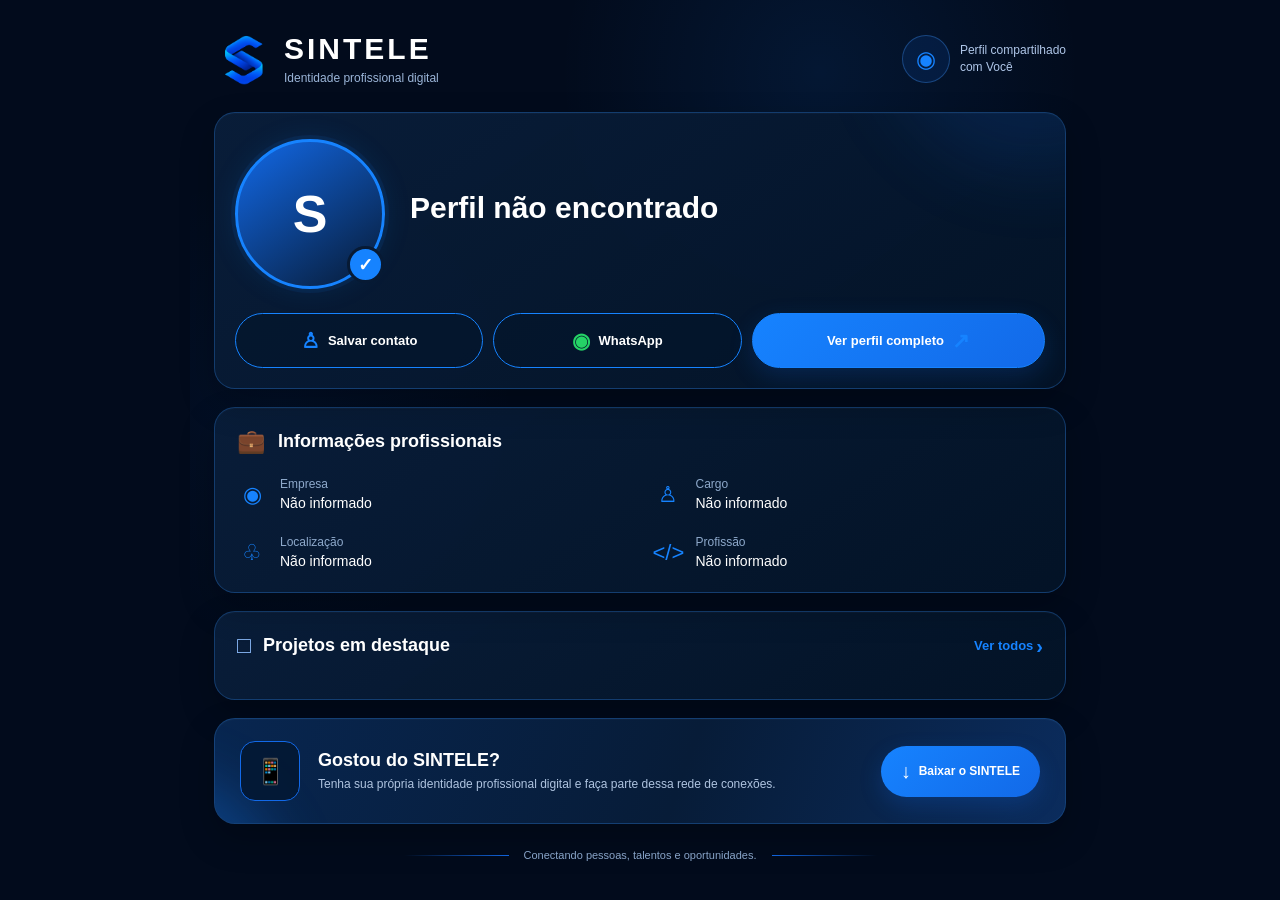
<file: index.html>
<!doctype html>
<html lang="pt-BR">
  <head>
    <meta charset="UTF-8" />
    <meta
      name="viewport"
      content="width=device-width, initial-scale=1.0"
    />
    <meta
      name="description"
      content="Perfil profissional digital no SINTELE."
    />
    <title>SINTELE | Perfil profissional</title>
    <link
      rel="stylesheet"
      href="/style.css"
    />
    <script
      async
      src="https://www.googletagmanager.com/gtag/js?id=G-M535DTRC1Q"
    ></script>
    <script>
      window.dataLayer =
        window.dataLayer || [];
      function gtag() {
        dataLayer.push(arguments);
      }
      gtag("js", new Date());
      gtag(
        "config",
        "G-M535DTRC1Q"
      );
    </script>
  </head>
  <body>
    <main class="perfil">
      <header class="cabecalho">
        <div class="marca-principal">
          <img
            src="/assets/logo.png"
            alt="Logo SINTELE"
            class="logo"
          />
          <div class="marca-texto">
            <h1>SINTELE</h1>
            <p>
              Identidade profissional digital
            </p>
          </div>
        </div>
        <div class="nfc-status">
          <div class="nfc-icone">
            <span>◉</span>
          </div>
          <p>
            Perfil compartilhado<br />
            com Você
          </p>
        </div>
      </header>
      <section class="card card-perfil">
        <div class="perfil-conteudo">
          <div
            class="foto-container"
            id="fotoContainer"
          >
            <img
              id="fotoPerfil"
              alt="Foto de perfil"
              class="foto"
            />
            <span
              class="selo-verificado"
              aria-label="Perfil verificado"
            >
              ✓
            </span>
          </div>
          <div class="dados-perfil">
            <h2 id="nomePerfil">
              Carregando...
            </h2>
            <h3 id="profissaoPerfil"></h3>
            <strong id="empresaPerfil"></strong>
            <p id="bioPerfil"></p>
          </div>
        </div>
        <div class="acoes">
          <button
            type="button"
            id="salvarContato"
            class="botao botao-outline"
          >
            <span class="botao-icone">
              ♙
            </span>
            <span>
              Salvar contato
            </span>
          </button>
          <a
            id="botaoWhatsApp"
            href="#"
            target="_blank"
            rel="noopener noreferrer"
            class="botao botao-outline"
          >
            <span class="botao-icone whatsapp-icone">
              ◉
            </span>
            <span>
              WhatsApp
            </span>
          </a>
          <a
            id="botaoPerfilCompleto"
            href="#"
            class="botao botao-primary"
          >
            <span>
              Ver perfil completo
            </span>
            <span class="botao-icone">
              ↗
            </span>
          </a>
        </div>
      </section>
      <div class="cards-dupla">
        <section class="card card-informacoes">
          <div class="titulo-card">
            <span class="titulo-icone">
              💼
            </span>
            <h2>
              Informações profissionais
            </h2>
          </div>
          <div class="informacoes-grid">
            <div class="informacao">
              <span class="informacao-icone">
                ◉
              </span>
              <div>
                <small>
                  Empresa
                </small>
                <strong id="empresaInfo">
                  Não informado
                </strong>
              </div>
            </div>
            <div class="informacao">
              <span class="informacao-icone">
                ♙
              </span>
              <div>
                <small>
                  Cargo
                </small>
                <strong id="cargoInfo">
                  Não informado
                </strong>
              </div>
            </div>
            <div class="informacao">
              <span class="informacao-icone">
                ♧
              </span>
              <div>
                <small>
                  Localização
                </small>
                <strong id="localizacaoInfo">
                  Não informado
                </strong>
              </div>
            </div>
            <div class="informacao">
              <span class="informacao-icone">
                &lt;/&gt;
              </span>
              <div>
                <small>
                  Profissão
                </small>
                <strong id="profissaoInfo">
                  Não informado
                </strong>
              </div>
            </div>
          </div>
        </section>
        <section
          class="card card-redes"
          id="cardRedes"
          style="display: none;"
        >
          <div class="titulo-card">
            <span class="titulo-icone">
              🔗
            </span>
            <h2>
              Redes profissionais
            </h2>
          </div>
          <div
            class="redes-grid"
            id="redesGrid"
          ></div>
        </section>
      </div>
      <section class="card card-projetos">
        <div class="projetos-topo">
          <div class="titulo-card">
            <span class="titulo-icone">
              □
            </span>
            <h2>
              Projetos em destaque
            </h2>
          </div>
          <a
            id="verTodosProjetos"
            href="#"
            target="_blank"
            rel="noopener noreferrer"
            class="ver-todos"
          >
            Ver todos
            <span>›</span>
          </a>
        </div>
        <div
          class="projetos-grid"
          id="projetosGrid"
        ></div>
        <div
          id="semProjetos"
          class="sem-projetos"
        >
          Nenhum projeto em destaque.
        </div>
      </section>
      <section class="card card-cta">
        <div class="cta-icone">
          📱
        </div>
        <div class="cta-texto">
          <h2>
            Gostou do SINTELE?
          </h2>
          <p>
            Tenha sua própria identidade profissional digital e faça parte dessa rede de conexões.
          </p>
        </div>
        <a
          href="https://sintele.vercel.app"
          target="_blank"
          rel="noopener noreferrer"
          class="botao-download"
        >
          <span class="download-icone">
            ↓
          </span>
          <span>
            Baixar o SINTELE
          </span>
        </a>
      </section>
      <footer class="rodape">
        <span class="linha-footer"></span>
        <p>
          Conectando pessoas, talentos e oportunidades.
        </p>
        <span class="linha-footer"></span>
      </footer>
    </main>
    <script
      type="module"
      src="/script.js"
    ></script>
  </body>
</html>
</file>
<file: style.css>
* {
  margin: 0;
  padding: 0;
  box-sizing: border-box;
}

html {
  scroll-behavior: smooth;
}

body {
  min-height: 100vh;
  background: #020b1c;
  color: #ffffff;
  font-family:
    Inter,
    -apple-system,
    BlinkMacSystemFont,
    "Segoe UI",
    Roboto,
    Arial,
    sans-serif;
}

a {
  color: inherit;
  text-decoration: none;
}

button {
  font-family: inherit;
}

:root {
  --fundo: #020b1c;
  --card: #071a34;
  --card-secundario: #081e3b;
  --azul: #1269e8;
  --azul-claro: #1683ff;
  --borda: #123a70;
  --texto: #ffffff;
  --texto-secundario: #e2e8f0;
  --texto-muted: #94a3b8;
  --verde-whatsapp: #25d366;
}

.perfil {
  width: 100%;
  max-width: 900px;
  min-height: 100vh;
  margin: 0 auto;
  padding: 30px 24px 35px;
  background:
    radial-gradient(
      circle at 70% 8%,
      rgba(22, 131, 255, 0.1),
      transparent 25%
    ),
    radial-gradient(
      circle at 10% 45%,
      rgba(18, 105, 232, 0.05),
      transparent 25%
    );
}

.cabecalho {
  width: 100%;
  display: flex;
  align-items: center;
  justify-content: space-between;
  gap: 20px;
  margin-bottom: 24px;
}

.marca-principal {
  display: flex;
  align-items: center;
  gap: 12px;
}

.logo {
  width: 58px;
  height: 58px;
  object-fit: contain;
}

.marca-texto {
  display: flex;
  flex-direction: column;
  justify-content: center;
}

.marca-texto h1 {
  color: #ffffff;
  font-size: 30px;
  line-height: 1;
  font-weight: 750;
  letter-spacing: 3px;
}

.marca-texto p {
  margin-top: 7px;
  color: #9bb5d8;
  font-size: 12px;
}

.nfc-status {
  display: flex;
  align-items: center;
  gap: 10px;
  color: #afc6e8;
  font-size: 12px;
  line-height: 1.4;
  text-align: left;
}

.nfc-icone {
  width: 48px;
  height: 48px;
  display: flex;
  align-items: center;
  justify-content: center;
  flex-shrink: 0;
  border-radius: 50%;
  background: rgba(18, 105, 232, 0.12);
  border: 1px solid rgba(30, 80, 145, 0.8);
  color: #1683ff;
  font-size: 23px;
}

.card {
  width: 100%;
  background:
    linear-gradient(
      145deg,
      rgba(9, 30, 58, 0.96),
      rgba(3, 19, 39, 0.98)
    );
  border: 1px solid rgba(25, 74, 132, 0.75);
  border-radius: 21px;
  box-shadow:
    0 15px 35px rgba(0, 0, 0, 0.22),
    inset 0 1px 0 rgba(255, 255, 255, 0.025);
}

.card-perfil {
  position: relative;
  overflow: hidden;
  padding: 26px 20px 20px;
  margin-bottom: 18px;
}

.card-perfil::before {
  content: "";
  position: absolute;
  width: 300px;
  height: 300px;
  top: -240px;
  right: -120px;
  border-radius: 50%;
  background: rgba(18, 105, 232, 0.12);
  filter: blur(35px);
}

.perfil-conteudo {
  position: relative;
  z-index: 1;
  display: flex;
  align-items: center;
  gap: 25px;
  margin-bottom: 24px;
}

.foto-container {
  position: relative;
  width: 150px;
  height: 150px;
  flex-shrink: 0;
  display: flex;
  align-items: center;
  justify-content: center;
  border-radius: 50%;
}

.foto {
  width: 100%;
  height: 100%;
  object-fit: cover;
  border-radius: 50%;
  border: 3px solid #1683ff;
  box-shadow:
    0 0 0 4px rgba(22, 131, 255, 0.08),
    0 0 28px rgba(22, 131, 255, 0.13);
}

.foto-padrao {
  background:
    linear-gradient(
      145deg,
      #1269e8,
      #071a34
    );
  border: 3px solid #1683ff;
  box-shadow:
    0 0 0 4px rgba(22, 131, 255, 0.08),
    0 0 28px rgba(22, 131, 255, 0.13);
}

.foto-padrao::before {
  content: attr(data-inicial);
  width: 100%;
  height: 100%;
  display: flex;
  align-items: center;
  justify-content: center;
  border-radius: 50%;
  color: #ffffff;
  font-size: 52px;
  font-weight: 750;
  line-height: 1;
}

.foto-padrao .foto {
  display: none;
}

.selo-verificado {
  position: absolute;
  right: -2px;
  bottom: 3px;
  width: 37px;
  height: 37px;
  display: flex;
  align-items: center;
  justify-content: center;
  border-radius: 50%;
  background: #1683ff;
  border: 3px solid #071a34;
  color: #ffffff;
  font-size: 18px;
  font-weight: 800;
  z-index: 3;
}

.dados-perfil {
  flex: 1;
  min-width: 0;
}

.dados-perfil h2 {
  margin-bottom: 3px;
  color: #ffffff;
  font-size: 30px;
  line-height: 1.2;
  font-weight: 750;
}

.dados-perfil h3 {
  margin-bottom: 3px;
  color: #e2e8f0;
  font-size: 18px;
  font-weight: 500;
}

.dados-perfil strong {
  display: block;
  margin-bottom: 13px;
  color: #1683ff;
  font-size: 17px;
  font-weight: 650;
}

.dados-perfil p {
  color: #afc2db;
  font-size: 13px;
  line-height: 1.55;
}

.acoes {
  position: relative;
  z-index: 2;
  display: grid;
  grid-template-columns:
    1fr
    1fr
    1.18fr;
  gap: 10px;
}

.botao {
  min-height: 55px;
  display: flex;
  align-items: center;
  justify-content: center;
  gap: 8px;
  padding: 10px 13px;
  border-radius: 30px;
  font-size: 13px;
  font-weight: 600;
  cursor: pointer;
  transition:
    transform 0.2s ease,
    background 0.2s ease,
    box-shadow 0.2s ease;
}

.botao:hover {
  transform: translateY(-2px);
}

.botao-outline {
  background: rgba(2, 20, 42, 0.55);
  border: 1px solid #1683ff;
  color: #ffffff;
}

.botao-outline:hover {
  background: rgba(22, 131, 255, 0.1);
  box-shadow:
    0 5px 18px rgba(22, 131, 255, 0.1);
}

.botao-icone {
  color: #1683ff;
  font-size: 21px;
  line-height: 1;
}

.whatsapp-icone {
  color: var(--verde-whatsapp);
}

.botao-primary {
  background:
    linear-gradient(
      135deg,
      #1683ff,
      #1269e8
    );
  border: 1px solid #1683ff;
  color: #ffffff;
  box-shadow:
    0 8px 24px rgba(18, 105, 232, 0.2);
}

.cards-dupla {
  width: 100%;
  display: grid;
  grid-template-columns: 1fr;
  gap: 18px;
  align-items: stretch;
  margin-bottom: 18px;
}

.cards-dupla > * {
  width: 100%;
  min-width: 0;
}

.titulo-card {
  display: flex;
  align-items: center;
  gap: 12px;
}

.titulo-icone {
  color: #8ebeff;
  font-size: 23px;
  line-height: 1;
}

.titulo-card h2 {
  color: #ffffff;
  font-size: 18px;
  font-weight: 650;
}

.card-informacoes {
  padding: 22px;
}

.card-informacoes .titulo-card {
  margin-bottom: 24px;
}

.informacoes-grid {
  display: grid;
  grid-template-columns:
    1fr
    1fr;
  column-gap: 25px;
  row-gap: 23px;
}

.informacao {
  display: flex;
  align-items: center;
  gap: 13px;
  min-width: 0;
}

.informacao-icone {
  width: 30px;
  flex-shrink: 0;
  color: #1683ff;
  font-size: 22px;
  text-align: center;
}

.informacao > div {
  display: flex;
  flex-direction: column;
  min-width: 0;
}

.informacao small {
  margin-bottom: 3px;
  color: #8ea9cb;
  font-size: 12px;
}

.informacao strong {
  color: #ffffff;
  font-size: 14px;
  font-weight: 500;
  line-height: 1.3;
  overflow-wrap: anywhere;
}

.card-redes {
  padding: 22px;
}

.card-redes .titulo-card {
  margin-bottom: 22px;
}

.redes-grid {
  width: 100%;
  display: grid;
  grid-template-columns:
    repeat(4, minmax(0, 1fr));
  gap: 15px;
}

.rede {
  min-width: 0;
  display: flex;
  flex-direction: column;
  align-items: center;
  gap: 9px;
  color: #ffffff;
  font-size: 12px;
  text-align: center;
  transition:
    transform 0.2s ease;
}

.rede:hover {
  transform: translateY(-2px);
}

.rede-icone {
  width: 62px;
  height: 62px;
  display: flex;
  align-items: center;
  justify-content: center;
  border-radius: 15px;
  background: rgba(7, 34, 67, 0.85);
  border: 1px solid rgba(28, 76, 131, 0.8);
  transition:
    border-color 0.2s ease,
    box-shadow 0.2s ease;
}

.rede:hover .rede-icone {
  border-color: #1683ff;
  box-shadow:
    0 5px 18px rgba(22, 131, 255, 0.1);
}

.rede-icone img {
  width: 100%;
  height: 100%;
  object-fit: contain;
  padding: 10px;
}

/* =========================
   PROJETOS
========================= */

.card-projetos {
  padding: 22px;
  margin-bottom: 18px;
}

.projetos-topo {
  display: flex;
  align-items: center;
  justify-content: space-between;
  gap: 15px;
  margin-bottom: 20px;
}

.ver-todos {
  display: inline-flex;
  align-items: center;
  gap: 3px;
  color: #1683ff;
  font-size: 13px;
  font-weight: 600;
  white-space: nowrap;
  transition:
    color 0.2s ease,
    transform 0.2s ease;
}

.ver-todos:hover {
  color: #5aa8ff;
  transform: translateX(2px);
}

.ver-todos span {
  font-size: 20px;
  line-height: 1;
}

.projetos-grid {
  width: 100%;
  display: grid;
  grid-template-columns:
    repeat(2, minmax(0, 1fr));
  gap: 15px;
}

.projeto-card {
  position: relative;
  min-width: 0;
  display: flex;
  flex-direction: column;
  overflow: hidden;
  background:
    linear-gradient(
      145deg,
      rgba(7, 32, 64, 0.95),
      rgba(3, 20, 41, 0.98)
    );
  border: 1px solid
    rgba(28, 76, 131, 0.72);
  border-radius: 16px;
  box-shadow:
    0 8px 20px rgba(0, 0, 0, 0.14),
    inset 0 1px 0
      rgba(255, 255, 255, 0.025);
  transition:
    transform 0.2s ease,
    border-color 0.2s ease,
    box-shadow 0.2s ease;
}

.projeto-card:hover {
  transform: translateY(-3px);
  border-color:
    rgba(22, 131, 255, 0.9);
  box-shadow:
    0 12px 28px
      rgba(0, 0, 0, 0.22),
    0 0 18px
      rgba(22, 131, 255, 0.08);
}

.projeto-imagem {
  width: 100%;
  height: 145px;
  display: block;
  object-fit: cover;
  background:
    linear-gradient(
      145deg,
      #0c4f99,
      #06172e
    );
  border-bottom: 1px solid
    rgba(28, 76, 131, 0.65);
}

.projeto-conteudo {
  display: flex;
  flex-direction: column;
  min-width: 0;
  padding: 16px 16px 15px;
}

.projeto-conteudo h3 {
  margin: 0 0 7px;
  color: #ffffff;
  font-size: 15px;
  line-height: 1.3;
  font-weight: 650;
  overflow-wrap: anywhere;
}

.projeto-conteudo p {
  margin: 0;
  color: #9eb5d2;
  font-size: 11px;
  line-height: 1.5;
  display: -webkit-box;
  -webkit-box-orient: vertical;
  overflow: hidden;
}

.projeto-links {
  display: flex;
  align-items: center;
  flex-wrap: wrap;
  gap: 8px;
  margin-top: 14px;
}

.projeto-links a {
  display: inline-flex;
  align-items: center;
  justify-content: center;
  min-height: 30px;
  padding: 6px 11px;
  border-radius: 8px;
  background:
    rgba(22, 131, 255, 0.08);
  border: 1px solid
    rgba(22, 131, 255, 0.35);
  color: #7db8ff;
  font-size: 10px;
  font-weight: 600;
  transition:
    background 0.2s ease,
    border-color 0.2s ease,
    color 0.2s ease;
}

.projeto-links a:hover {
  background:
    rgba(22, 131, 255, 0.16);
  border-color:
    #1683ff;
  color: #ffffff;
}

.projeto-card:not(:has(.projeto-links)) {
  cursor: default;
}

.projeto-card[style*="cursor: pointer"] {
  cursor: pointer;
}

.projeto-card[style*="cursor: pointer"]::after {
  content: "↗";
  position: absolute;
  top: 11px;
  right: 11px;
  width: 27px;
  height: 27px;
  display: flex;
  align-items: center;
  justify-content: center;
  border-radius: 50%;
  background:
    rgba(2, 11, 28, 0.78);
  border: 1px solid
    rgba(22, 131, 255, 0.45);
  color: #1683ff;
  font-size: 14px;
  font-weight: 700;
  backdrop-filter: blur(6px);
  transition:
    background 0.2s ease,
    color 0.2s ease;
}

.projeto-card[style*="cursor: pointer"]:hover::after {
  background: #1683ff;
  color: #ffffff;
}

.sem-projetos {
  display: none;
  padding: 20px;
  border-radius: 14px;
  background:
    rgba(4, 25, 51, 0.6);
  border: 1px dashed
    rgba(28, 73, 126, 0.75);
  color: #8ea9cb;
  font-size: 12px;
  text-align: center;
}

/* =========================
   CTA
========================= */

.card-cta {
  position: relative;
  display: flex;
  align-items: center;
  gap: 18px;
  padding: 22px 25px;
  margin-bottom: 25px;
  overflow: hidden;
  background:
    linear-gradient(
      110deg,
      #082650,
      #071c38 55%,
      #0b2c5d
    );
}

.card-cta::before {
  content: "";
  position: absolute;
  width: 260px;
  height: 260px;
  left: -190px;
  bottom: -210px;
  border-radius: 50%;
  background:
    rgba(22, 131, 255, 0.28);
  filter: blur(28px);
}

.cta-icone {
  position: relative;
  z-index: 1;
  width: 60px;
  height: 60px;
  display: flex;
  align-items: center;
  justify-content: center;
  flex-shrink: 0;
  border-radius: 15px;
  background:
    rgba(3, 24, 51, 0.9);
  border: 1px solid #1269e8;
  color: #1683ff;
  font-size: 25px;
}

.cta-texto {
  position: relative;
  z-index: 1;
  flex: 1;
  min-width: 0;
}

.cta-texto h2 {
  margin-bottom: 4px;
  color: #ffffff;
  font-size: 18px;
}

.cta-texto p {
  color: #afc4e0;
  font-size: 12px;
  line-height: 1.5;
}

.botao-download {
  position: relative;
  z-index: 2;
  display: flex;
  align-items: center;
  justify-content: center;
  gap: 8px;
  flex-shrink: 0;
  padding: 14px 20px;
  border-radius: 30px;
  background:
    linear-gradient(
      135deg,
      #1683ff,
      #1269e8
    );
  color: #ffffff;
  font-size: 12px;
  font-weight: 700;
  white-space: nowrap;
  box-shadow:
    0 8px 22px rgba(18, 105, 232, 0.22);
}

.download-icone {
  font-size: 20px;
}

.rodape {
  display: flex;
  align-items: center;
  justify-content: center;
  gap: 15px;
  width: 100%;
  color: #8eabd0;
  font-size: 11px;
  text-align: center;
}

.linha-footer {
  width: 105px;
  height: 1px;
  flex-shrink: 0;
  background:
    linear-gradient(
      90deg,
      transparent,
      #1269e8
    );
}

.linha-footer:last-child {
  background:
    linear-gradient(
      90deg,
      #1269e8,
      transparent
    );
}

/* =========================
   TABLET
========================= */

@media (max-width: 700px) {
  .perfil {
    padding:
      22px
      16px
      30px;
  }

  .logo {
    width: 50px;
    height: 50px;
  }

  .marca-texto h1 {
    font-size: 25px;
  }

  .foto-container {
    width: 125px;
    height: 125px;
  }

  .foto-padrao::before {
    font-size: 44px;
  }

  .dados-perfil h2 {
    font-size: 25px;
  }

  .dados-perfil h3 {
    font-size: 16px;
  }

  .dados-perfil strong {
    font-size: 15px;
  }

  .cards-dupla {
    grid-template-columns: 1fr;
  }
}

/* =========================
   CELULAR
========================= */

@media (max-width: 560px) {
  .perfil {
    max-width: 480px;
    padding:
      17px
      12px
      25px;
  }

  .cabecalho {
    align-items: flex-start;
    gap: 10px;
    margin-bottom: 18px;
  }

  .marca-principal {
    gap: 8px;
  }

  .logo {
    width: 42px;
    height: 42px;
  }

  .marca-texto h1 {
    font-size: 21px;
    letter-spacing: 2px;
  }

  .marca-texto p {
    margin-top: 5px;
    font-size: 8px;
  }

  .nfc-status {
    gap: 6px;
    font-size: 8px;
  }

  .nfc-icone {
    width: 34px;
    height: 34px;
    font-size: 16px;
  }

  .card {
    border-radius: 18px;
  }

  .card-perfil {
    padding:
      18px
      13px
      13px;
    margin-bottom: 14px;
  }

  .perfil-conteudo {
    gap: 13px;
    margin-bottom: 16px;
  }

  .foto-container {
    width: 92px;
    height: 92px;
  }

  .foto-padrao {
    border-width: 2px;
  }

  .foto-padrao::before {
    font-size: 34px;
  }

  .foto {
    border-width: 2px;
  }

  .selo-verificado {
    width: 27px;
    height: 27px;
    right: -2px;
    bottom: 2px;
    font-size: 13px;
  }

  .dados-perfil h2 {
    font-size: 21px;
  }

  .dados-perfil h3 {
    font-size: 12px;
  }

  .dados-perfil strong {
    margin-bottom: 7px;
    font-size: 12px;
  }

  .dados-perfil p {
    font-size: 8px;
    line-height: 1.45;
  }

  .acoes {
    grid-template-columns:
      1fr
      1fr;
    gap: 7px;
  }

  .botao {
    min-height: 44px;
    padding:
      7px
      6px;
    font-size: 9px;
  }

  .botao-icone {
    font-size: 16px;
  }

  .botao-primary {
    grid-column: 1 / -1;
  }

  .cards-dupla {
    grid-template-columns: 1fr;
    gap: 14px;
    margin-bottom: 14px;
  }

  .card-informacoes {
    padding:
      16px
      13px;
  }

  .titulo-card {
    gap: 9px;
  }

  .titulo-icone {
    font-size: 19px;
  }

  .titulo-card h2 {
    font-size: 14px;
  }

  .card-informacoes .titulo-card {
    margin-bottom: 18px;
  }

  .informacoes-grid {
    column-gap: 10px;
    row-gap: 17px;
  }

  .informacao {
    gap: 7px;
  }

  .informacao-icone {
    width: 22px;
    font-size: 16px;
  }

  .informacao small {
    font-size: 8px;
  }

  .informacao strong {
    font-size: 9px;
  }

  .card-redes {
    padding:
      16px
      13px;
  }

  .card-redes .titulo-card {
    margin-bottom: 17px;
  }

  .redes-grid {
    grid-template-columns:
      repeat(4, minmax(0, 1fr));
    gap: 4px;
  }

  .rede {
    gap: 6px;
    font-size: 9px;
  }

  .rede-icone {
    width: 46px;
    height: 46px;
    border-radius: 12px;
  }

  /* PROJETOS MOBILE */

  .card-projetos {
    padding:
      16px
      13px;
    margin-bottom: 14px;
  }

  .projetos-topo {
    margin-bottom: 14px;
  }

  .ver-todos {
    font-size: 9px;
  }

  .ver-todos span {
    font-size: 16px;
  }

  .projetos-grid {
    grid-template-columns:
      repeat(2, minmax(0, 1fr));
    gap: 8px;
  }

  .projeto-card {
    border-radius: 12px;
  }

  .projeto-imagem {
    height: 82px;
    border-radius:
      11px
      11px
      0
      0;
  }

  .projeto-conteudo {
    padding:
      9px
      9px
      10px;
  }

  .projeto-conteudo h3 {
    margin-bottom: 4px;
    font-size: 10px;
    line-height: 1.3;
  }

  .projeto-conteudo p {
    font-size: 7px;
    line-height: 1.45;
  }

  .projeto-links {
    gap: 4px;
    margin-top: 8px;
  }

  .projeto-links a {
    min-height: 23px;
    padding:
      4px
      7px;
    border-radius: 6px;
    font-size: 7px;
  }

  .projeto-card[style*="cursor: pointer"]::after {
    top: 7px;
    right: 7px;
    width: 21px;
    height: 21px;
    font-size: 11px;
  }

  /* CTA */

  .card-cta {
    flex-wrap: wrap;
    gap: 9px;
    padding: 14px;
    margin-bottom: 19px;
  }

  .cta-icone {
    width: 40px;
    height: 40px;
    border-radius: 11px;
    font-size: 17px;
  }

  .cta-texto {
    flex: 1;
  }

  .cta-texto h2 {
    font-size: 12px;
  }

  .cta-texto p {
    font-size: 7px;
  }

  .botao-download {
    width: 100%;
    padding:
      9px
      10px;
    font-size: 8px;
  }

  .rodape {
    gap: 7px;
    font-size: 7px;
  }

  .linha-footer {
    width: 48px;
  }
}

/* =========================
   CELULARES PEQUENOS
========================= */

@media (max-width: 380px) {
  .perfil {
    padding-left: 9px;
    padding-right: 9px;
  }

  .foto-container {
    width: 82px;
    height: 82px;
  }

  .foto-padrao::before {
    font-size: 30px;
  }

  .dados-perfil h2 {
    font-size: 18px;
  }

  .dados-perfil h3 {
    font-size: 10px;
  }

  .dados-perfil strong {
    font-size: 10px;
  }

  .dados-perfil p {
    font-size: 7px;
  }

  .botao {
    font-size: 8px;
  }

  .informacao strong {
    font-size: 8px;
  }

  .rede-icone {
    width: 42px;
    height: 42px;
  }

  .projeto-imagem {
    height: 72px;
  }

  .projeto-conteudo {
    padding:
      8px
      8px
      9px;
  }

  .projeto-conteudo h3 {
    font-size: 9px;
  }

  .projeto-conteudo p {
    font-size: 6.5px;
  }

  .projeto-links a {
    font-size: 6.5px;
  }
}

:focus-visible {
  outline:
    2px solid #1683ff;
  outline-offset: 3px;
}

::selection {
  background: #1269e8;
  color: #ffffff;
}
</file>
